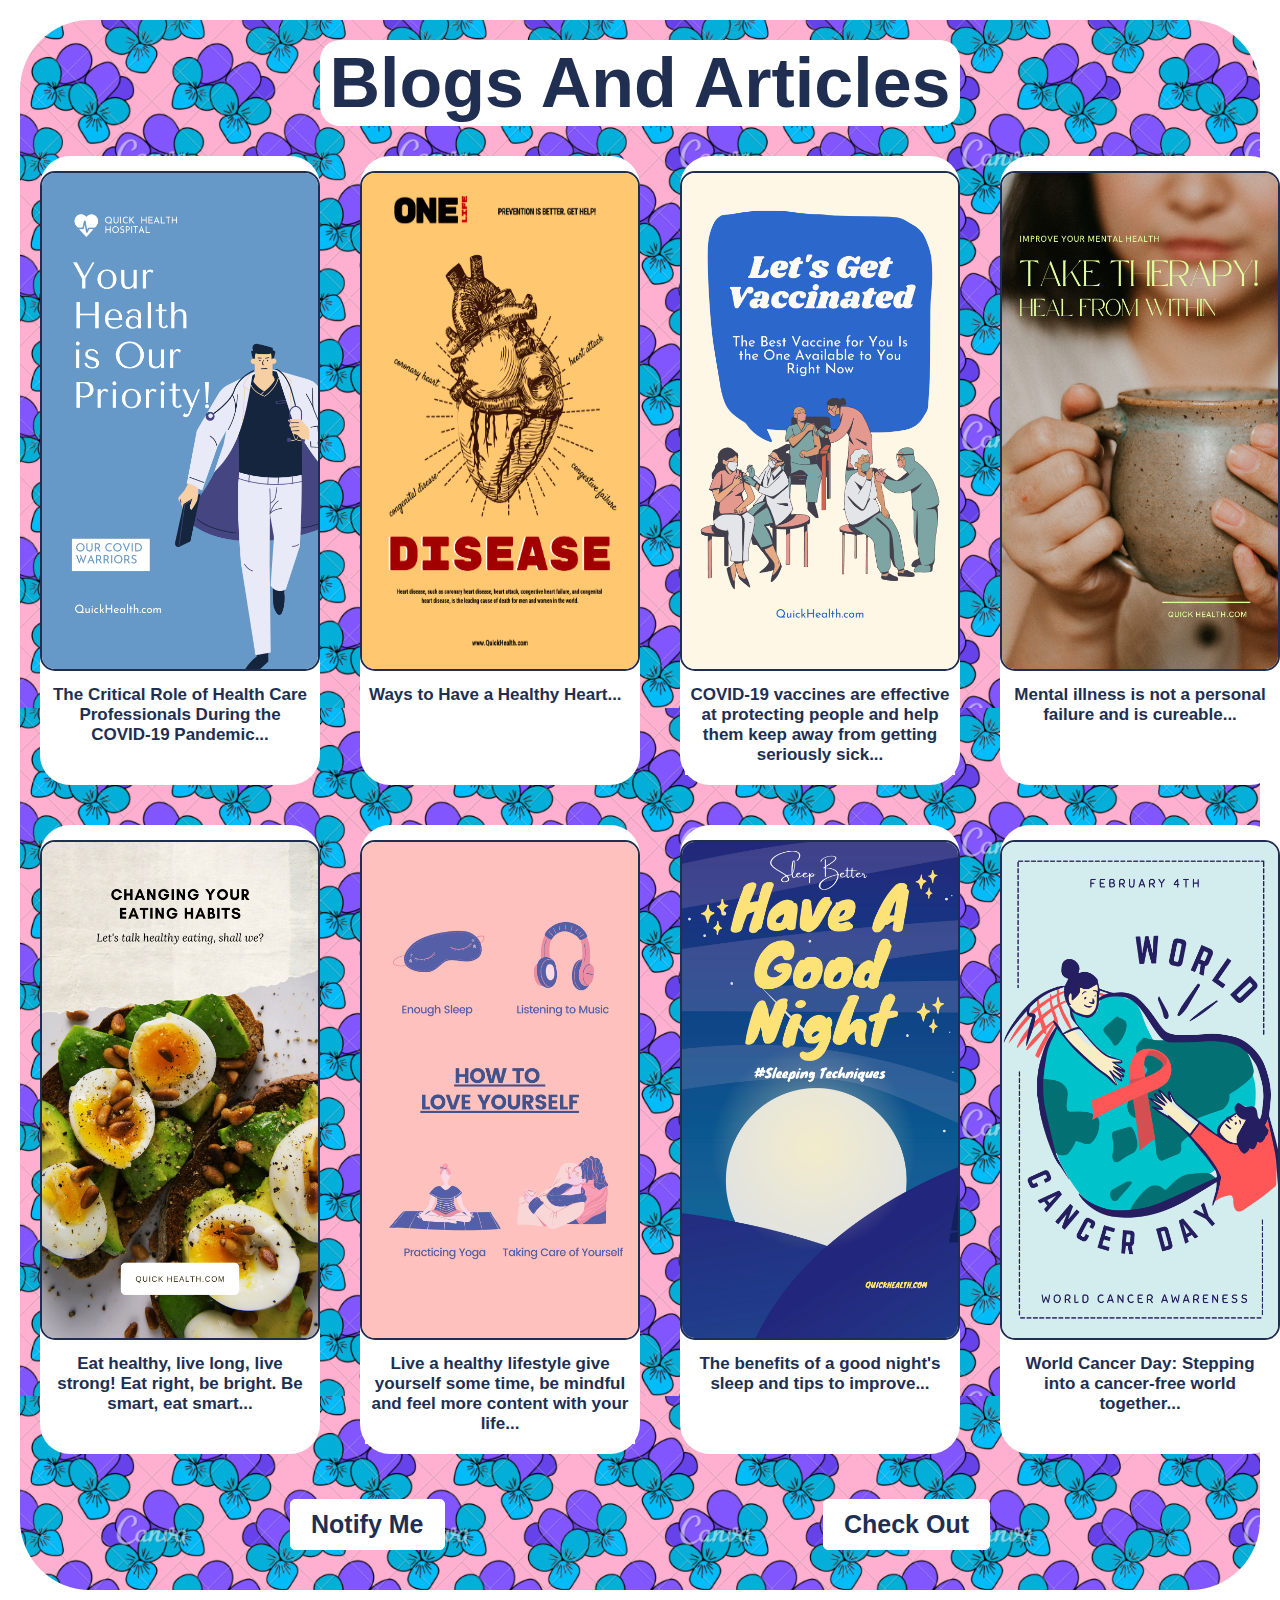
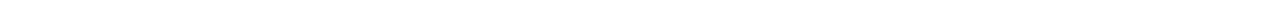
<file: blogs/banner.html>
<!DOCTYPE html>
<html lang="en">

<head>
    <meta charset="UTF-8">
    <meta http-equiv="X-UA-Compatible" content="IE=edge">
    <meta name="viewport" content="width=device-width, initial-scale=1.0">
    <title>Document</title>
    <link rel="stylesheet" href="banner.css">
   

</head>

<body>
    <section class="bannerblog">
        <div class="completeblog">
            <div class="blogtext">
                <h1>
                Blogs And Articles</h1>
            </div>
            <div class="maincontent">
                <div class="blog" >
                    <img src="ourdoctors.png" alt="noimg">
                    <p>The Critical Role of Health Care Professionals During the COVID-19 Pandemic...</p>

                </div>
                <div class="blog" id="heart">
                    <img src="heart.png" alt="noimg">
                    <p>Ways to Have a Healthy Heart...</p>
                </div>
                <div class="blog" id="no3">
                    <img src="vaccine.png" alt="">
                    <p>COVID-19 vaccines are effective at protecting people and help them keep away from getting seriously sick...</p>

                </div>
                <div class="blog">
                    <img src="mental health.png" alt="">
                    <p>Mental illness is not a personal failure and is cureable...</p>
                </div>
                <div class="blog">
                    <img src="eathealthy.png" alt="">
                    <p>Eat healthy, live long, live strong! Eat right, be bright. Be smart, eat smart...</p>
                </div>
                <div class="blog">
                    <img src="loveyourself.png" alt="">
                    <p>Live a healthy lifestyle give yourself some time, be mindful and feel more content with your
                        life...</p>
                </div>
                <div class="blog">
                    <img src="Good Night .png" alt="">
                    <p>The benefits of a good night's sleep and tips to improve... </p>
                </div>
                <div class="blog">
                    <img src="Cancer.png" alt="">
                    <p> World Cancer Day: Stepping into a cancer-free world together...</p>
                </div>
            </div>
            <div class="buttons">
                <button> <a href=""> Notify Me </a> </button>
                <button> <a href=""> Check Out </a> </button>
            </div>
        </div>

    </section>



</body>

</html>
</file>
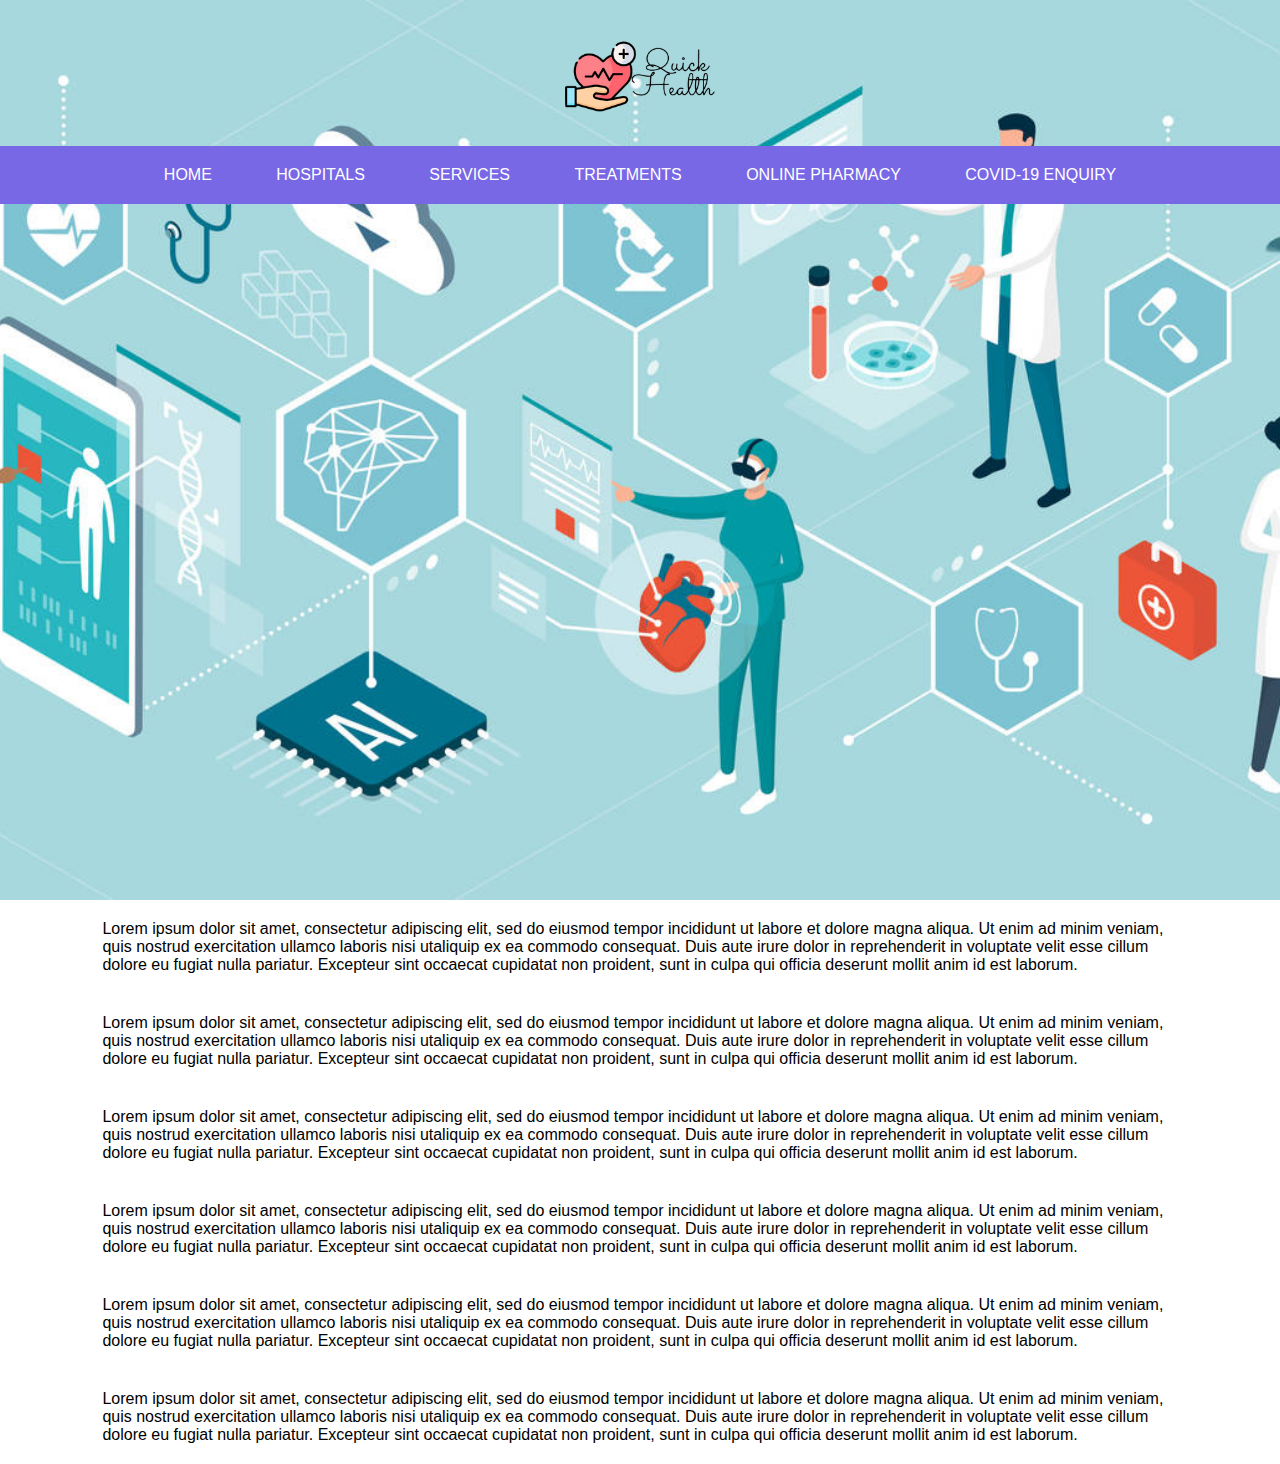
<file: NavigationBar_Himani/navbarresponsive.html>
<!DOCTYPE html>
<html>
<head>
    <meta name= "viewport" content="width=device-width, initial-scale=1.0">
    <title>Sticky Nav Bar</title>
    <link rel="stylesheet" href="style.css">
</head>
<body>
    <div class="header">
        <nav id="navbar">
            <img src="logopicture.png" class="logo">
            <ul id="menu">
                <li>
                    <a href="#">HOME</a>
                </li>
                <li>
                <a href="#">HOSPITALS</a>
                   <ul>
					  <li>
						<a href="#">Delhi</a>
					  </li>
					  <li>
						<a href="#">Mumbai</a>
					  </li>
					  <li>
						<a href="#">Delhi</a>
					  </li>
					  <li>
						<a href="#">Bangalore</a>
					  </li>
					  <li>
						<a href="#">Chandigarh</a>
					  </li>
				    </ul>
                </li>
                <li>
                    <a href="#">SERVICES</a>
                </li>
                <li>
                    <a href="#">TREATMENTS</a>
                </li>
                <li>
                    <a href="#">ONLINE PHARMACY</a>
                </li>
                <li>
                    <a href="#">COVID-19 ENQUIRY</a>
                </li>
            </ul>
        
        </nav>
    </div>
    <p class="text">
        Lorem ipsum dolor sit amet, consectetur adipiscing elit, sed do eiusmod tempor incididunt ut labore et dolore magna aliqua.
         Ut enim ad minim veniam, quis nostrud exercitation ullamco laboris nisi utaliquip ex ea commodo consequat.
          Duis aute irure dolor in reprehenderit in voluptate velit esse cillum dolore eu fugiat nulla pariatur.
           Excepteur sint occaecat cupidatat non proident, sunt in culpa qui officia deserunt mollit anim id est laborum.
    </p>
    <p class="text">
        Lorem ipsum dolor sit amet, consectetur adipiscing elit, sed do eiusmod tempor incididunt ut labore et dolore magna aliqua.
         Ut enim ad minim veniam, quis nostrud exercitation ullamco laboris nisi utaliquip ex ea commodo consequat.
          Duis aute irure dolor in reprehenderit in voluptate velit esse cillum dolore eu fugiat nulla pariatur.
           Excepteur sint occaecat cupidatat non proident, sunt in culpa qui officia deserunt mollit anim id est laborum.
    </p>
    <p class="text">
        Lorem ipsum dolor sit amet, consectetur adipiscing elit, sed do eiusmod tempor incididunt ut labore et dolore magna aliqua.
         Ut enim ad minim veniam, quis nostrud exercitation ullamco laboris nisi utaliquip ex ea commodo consequat.
          Duis aute irure dolor in reprehenderit in voluptate velit esse cillum dolore eu fugiat nulla pariatur.
           Excepteur sint occaecat cupidatat non proident, sunt in culpa qui officia deserunt mollit anim id est laborum.
    </p>
    <p class="text">
        Lorem ipsum dolor sit amet, consectetur adipiscing elit, sed do eiusmod tempor incididunt ut labore et dolore magna aliqua.
         Ut enim ad minim veniam, quis nostrud exercitation ullamco laboris nisi utaliquip ex ea commodo consequat.
          Duis aute irure dolor in reprehenderit in voluptate velit esse cillum dolore eu fugiat nulla pariatur.
           Excepteur sint occaecat cupidatat non proident, sunt in culpa qui officia deserunt mollit anim id est laborum.
    </p>
    <p class="text">
        Lorem ipsum dolor sit amet, consectetur adipiscing elit, sed do eiusmod tempor incididunt ut labore et dolore magna aliqua.
         Ut enim ad minim veniam, quis nostrud exercitation ullamco laboris nisi utaliquip ex ea commodo consequat.
          Duis aute irure dolor in reprehenderit in voluptate velit esse cillum dolore eu fugiat nulla pariatur.
           Excepteur sint occaecat cupidatat non proident, sunt in culpa qui officia deserunt mollit anim id est laborum.
    </p>
    <p class="text">
        Lorem ipsum dolor sit amet, consectetur adipiscing elit, sed do eiusmod tempor incididunt ut labore et dolore magna aliqua.
         Ut enim ad minim veniam, quis nostrud exercitation ullamco laboris nisi utaliquip ex ea commodo consequat.
          Duis aute irure dolor in reprehenderit in voluptate velit esse cillum dolore eu fugiat nulla pariatur.
           Excepteur sint occaecat cupidatat non proident, sunt in culpa qui officia deserunt mollit anim id est laborum.
    </p>



    <script>
         var navbar= document.getElementById("navbar")
         var menu= document.getElementById("menu")

         window.onscroll = function(){
             if(window.pageYOffset >= menu.offsetTop){
                 navbar.classList.add("sticky");
            }
            else{ 
                navbar.classList.remove("sticky");
            }
         }

    </script>
    
</body>
</html>
</file>
<file: blogs/banner.css>
*{
    padding: 0;
    margin: 0;
    box-sizing: border-box;
}
.bannerblog{
    background-color: #c8c6fc;
    background: url(56.png);
    background-size: contain;
    background-repeat:repeat;
    border: transparent;
    border-radius: 70px;
    margin: 20px;
    
}
.completeblog{
    /* background: url(56.png); */
   
    /* background-size: contain; */
    /* background-repeat:repeat; */
    /* margin: 30px 30px; */
    /* border: transparent; */
    /* border-radius: 40px; */
}

.blogtext h1{
   
   /* padding-top: 10px;
   padding-bottom: 10px; */
   margin: 0px 300px;
   margin-bottom: 30px;
    color: #202F51;
    font-size: 70px;
    font-weight: bold;
    font-family: Lato-Regular, Arial, sans-serif;
    text-align: center;
    background-color: white;
    border: solid transparent;
    border-radius: 20px;
    position: relative;
    top: 20px;

    
}
.maincontent{
    display: grid;
    grid-template-columns: 1fr 1fr 1fr  1fr ;
    
  
}
.maincontent .blog{
   
    text-align: center;
     padding-top: 15px;
     padding-bottom: 10px;
     border-radius: 30px;
     background-repeat: no-repeat;
     background-size: cover; 
     /* border: 5px solid rgb(0, 0, 0); */
     margin: 20px 20px;
     background-color: white;
     
}



.blog img{
    width: 280px;
    height: 500px;
    border: 2px solid #202F51;;
    border-radius: 15px;

}

.blog p{
    padding: 10px 4px;
    display: flex;
    width: 270px;
    font-weight: bold;
    font-size: 17px;
    font-family: Lato-Regular, Arial, sans-serif;
    color: #202F51;
    background-color: white;
    /* border: solid #202F51;
    border-radius: 10px; */
    margin: auto;
    
}
.blog p:hover{
    text-decoration: underline;

}

.buttons{
    display: flex;
    margin: 0px 250px;
    padding: 0px 20px;
    margin-top: 25px;
    
    padding-bottom: 40px;
    justify-content: space-between;
}
.buttons button{
    padding: 10px  20px;
    background-color: white;
    color: white;
    font-size: 25px;
    font-weight: bold;
    border: 1px solid white;
    border-radius: 5px;
}
.buttons button a{
    text-decoration: none;
    color: #202F51;
}
.buttons button a:hover{
    color:#202F51;
    background-color: white;
    transition: all 0.2s ease-in-out;
    text-decoration: underline;
}
.buttons  button:hover{
    color:#202F51;
    background-color: white; 
    transition: all 0.2s ease-in-out;
    }
</file>
<file: NavigationBar_Himani/style.css>
*{
    margin: 0;
    padding: 0;
    box-sizing: border-box;
    font-family: 'poppins', sans-serif;
}

.header{
    width:100%;
    height:100vh;
    background-image: url(hospital.jpg);
    background-position: center;
    background-size: cover;
}
nav{
    width: 100%;
    padding: 20px 0;
    text-align: center;
}
#navbar:after {
	content: '';
	clear: both;
	display: block;
}
.logo{
    width: 150px;
    margin: 20px;
    cursor: pointer;
}
nav ul{
    background: #7868E6;
    width: 100%;
    margin-top:10px;
}
nav ul li{
    display: inline-block;
    list-style: none;
    margin: 20px 30px;
    color: #fff;
}
#nav-area>ul>li {
	float: left;
	position: relative;
}
.text{
    padding: 20px 8%;
}
nav.sticky{
    position: fixed;
    top: 0;
    left: 0;
    padding: 10px 8%;
    background: #7868E6;
    display: flex;
    align-items: center;
    justify-content: space-between;
}
nav.sticky ul{
    width: auto;
}
#navbar ul li a{
    text-decoration: none;
	color: #fff;
    display: block;
}
#navbar ul li:hover a {
	background: #262626;
}
#navbar ul ul {
	position: absolute;
	padding: 0;
	min-width: 160px;
	display: none;
	top: 100%;
	left: 0;
}
#navbar ul li:hover>ul {
	display: block;
}
</file>
